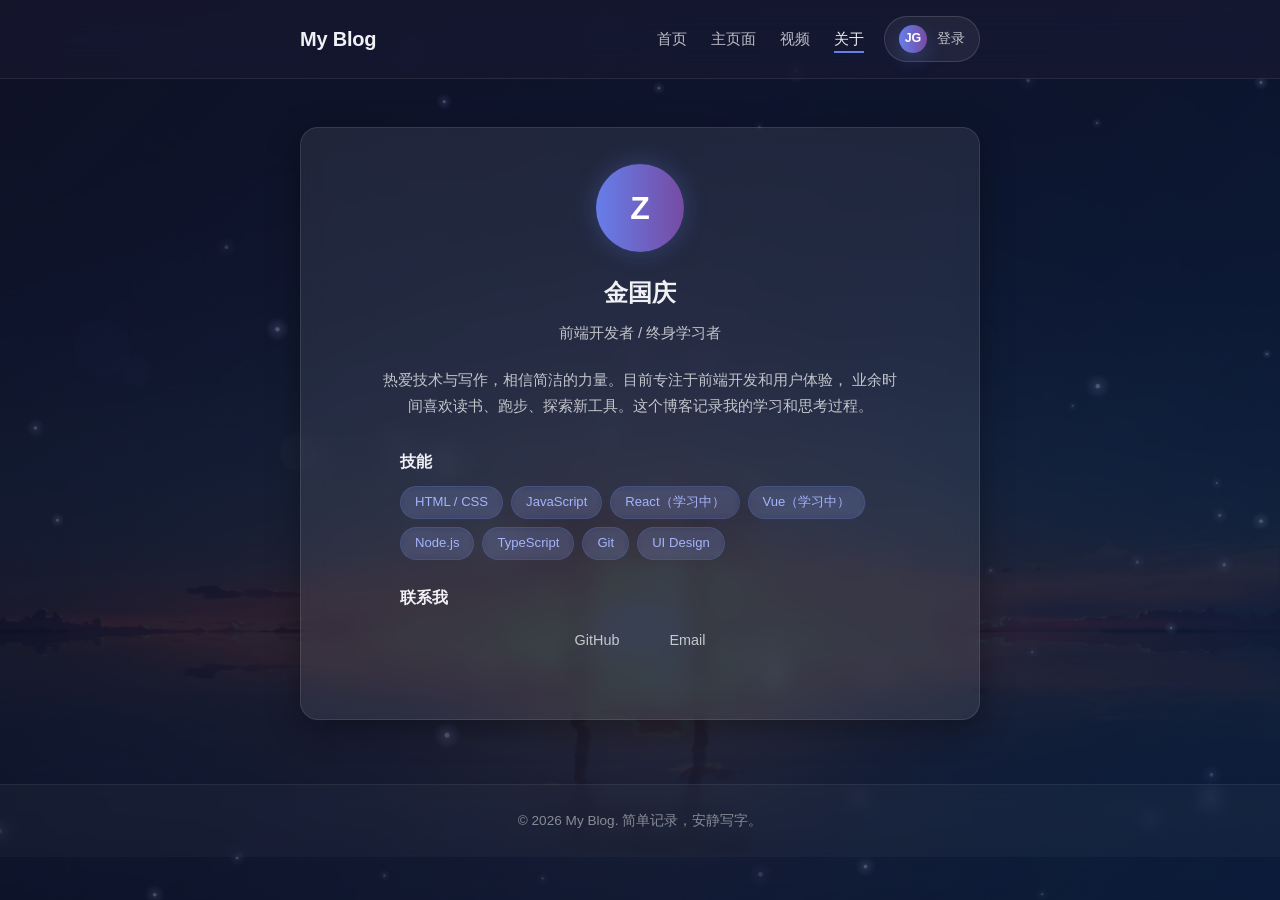
<file: about.html>
<!DOCTYPE html>
<html lang="zh-CN">

<head>
  <meta charset="UTF-8">
  <meta name="viewport" content="width=device-width, initial-scale=1.0">
  <meta name="description" content="关于我和这个博客">
  <title>关于我 - 我的博客</title>
  <link rel="stylesheet" href="css/style.css">
  <link rel="stylesheet" href="css/auth-vars.css">
  <link rel="stylesheet" href="css/auth.css">
</head>

<body>

  <header class="site-header">
    <div class="header-inner">
      <a class="site-brand" href="index.html">My Blog</a>
      <nav class="site-nav-wrap" aria-label="主导航">
        <ul class="site-nav">
          <li><a href="index.html">首页</a></li>
          <li><a href="code.html">主页面</a></li>
          <li><a href="video.html">视频</a></li>
          <li><a href="about.html">关于</a></li>
        </ul>
        <a class="nav-auth" id="navAuthLink" href="javascript:void(0)">
          <span class="nav-login-avatar" id="navLoginAvatar">JG</span>
          <span class="nav-login-text" id="navLoginText">登录</span>
        </a>
      </nav>
    </div>
  </header>

  <main>
    <section class="about-page">
      <div class="container">
        <div class="about-card">
          <div class="about-avatar">Z</div>
          <h1 class="about-name">金国庆</h1>
          <p class="about-role">前端开发者 / 终身学习者</p>
          <p class="about-bio">
            热爱技术与写作，相信简洁的力量。目前专注于前端开发和用户体验，
            业余时间喜欢读书、跑步、探索新工具。这个博客记录我的学习和思考过程。
          </p>

          <div class="about-section">
            <h3>技能</h3>
            <ul class="skill-list">
              <li>HTML / CSS</li>
              <li>JavaScript</li>
              <li>React（学习中）</li>
              <li>Vue（学习中）</li>
              <li>Node.js</li>
              <li>TypeScript</li>
              <li>Git</li>
              <li>UI Design</li>
            </ul>
          </div>

          <div class="about-section">
            <h3>联系我</h3>
            <div class="social-links">
              <a href="https://github.com" target="_blank" rel="noopener">GitHub</a>
              <a href="mailto:hello@example.com">Email</a>
            </div>
          </div>
        </div>
      </div>
    </section>
  </main>

  <footer class="site-footer">
    <p>&copy; 2026 My Blog. 简单记录，安静写字。</p>
  </footer>

  <div class="login-overlay" id="loginOverlay" aria-hidden="true">
    <div class="login-modal" id="loginModal" role="dialog" aria-modal="true" aria-labelledby="loginTitle">
      <div class="login-header" id="loginDragHandle">
        <div class="login-title-wrap">
          <div class="login-logo">✦</div>
          <div class="login-title">
            <h3 id="loginTitle">登录工作台</h3>
            <p>Glass Auth Panel · Ready for backend</p>
          </div>
        </div>
        <div class="login-actions">
          <button class="login-mini" type="button" id="loginMiniBtn" aria-label="最小化">—</button>
          <button class="login-close" type="button" id="loginCloseBtn" aria-label="关闭">✕</button>
        </div>
      </div>
      <div class="login-body">
        <div class="login-tabs" role="tablist" aria-label="登录方式切换">
          <button class="login-tab active" type="button" data-panel="passwordPanel" aria-selected="true">密码登录</button>
          <button class="login-tab" type="button" data-panel="quickPanel" aria-selected="false">快捷登录</button>
        </div>

        <div class="login-panel active" id="passwordPanel">
          <div class="login-field">
            <label for="loginAccount">账号 <small>邮箱 / 用户名</small></label>
            <div class="login-input-wrap">
              <input class="login-input" id="loginAccount" type="text" placeholder="请输入邮箱或用户名">
            </div>
          </div>
          <div class="login-field">
            <label for="loginPassword">密码 <small>后续可接后端鉴权</small></label>
            <div class="login-input-wrap">
              <input class="login-input" id="loginPassword" type="password" placeholder="请输入密码">
              <button class="password-toggle" type="button" id="passwordToggleBtn" aria-label="切换密码可见性">👁</button>
            </div>
          </div>
          <div class="login-meta">
            <label class="login-check"><input type="checkbox" id="rememberMeCheck" checked> 记住我</label>
            <a href="#" class="login-link">忘记密码？</a>
          </div>
          <button class="login-submit" type="button" id="loginSubmitBtn">进入控制台</button>
          <div class="login-hint" style="margin-top:10px;">
            演示账号：<strong>admin</strong> / 演示密码：<strong>123456</strong>
          </div>
        </div>

        <div class="login-panel" id="quickPanel">
          <div class="login-field">
            <label for="loginPhone">手机号 <small>验证码登录</small></label>
            <div class="login-input-wrap">
              <input class="login-input" id="loginPhone" type="tel" placeholder="请输入手机号">
            </div>
          </div>
          <div class="login-field">
            <label for="loginCode">验证码 <small>演示按钮</small></label>
            <div class="login-field-row">
              <input class="login-input" id="loginCode" type="text" placeholder="输入 6 位验证码">
              <button class="verify-btn" type="button" id="verifyBtn">获取验证码</button>
            </div>
          </div>
          <div class="login-meta">
            <span>未接后端，当前为 UI 演示版</span>
            <a href="#" class="login-link">服务条款</a>
          </div>
          <button class="login-submit" type="button" id="quickLoginBtn">快捷进入</button>
        </div>

        <div class="login-footer">
          <span class="social-dot"></span>
          <span>后续可扩展 JWT / Session / OAuth / 第三方登录</span>
        </div>
        <div class="login-hint">
          提示：这个登录窗已经预留了多种扩展入口，后续你接后端时，只需要把按钮事件替换成真正的 API 调用即可。
        </div>
      </div>
      <div class="login-toast" id="loginToast">演示模式：当前仅展示 UI 与交互效果，后续可无缝接入后端登录接口。</div>
    </div>
  </div>

  <div class="profile-overlay" id="profileOverlay" aria-hidden="true">
    <div class="profile-modal" id="profileModal" role="dialog" aria-modal="true" aria-labelledby="profileTitle">
      <div class="profile-theme-flash" id="profileThemeFlash"></div>
      <div class="profile-header" id="profileDragHandle">
        <div class="profile-title-wrap">
          <div class="profile-logo">✦</div>
          <div class="profile-title">
            <h3 id="profileTitle">个人信息中心</h3>
            <p>Profile Studio · Live Preview</p>
          </div>
        </div>
        <div class="profile-actions-top">
          <button class="profile-top-btn" type="button" id="profileResetBtn" aria-label="重置资料">↺</button>
          <button class="profile-top-btn profile-top-btn-close" type="button" id="profileCloseBtn"
            aria-label="关闭">✕</button>
        </div>
      </div>

      <div class="profile-body">
        <aside class="profile-sidebar">
          <div class="profile-hero-card glass" id="profileHeroCard">
            <div class="profile-avatar-stage" id="profileAvatarStage">
              <div class="profile-avatar-ring"></div>
              <div class="profile-avatar-core" id="profileAvatarCore">JG</div>
            </div>
            <strong class="profile-hero-name" id="profileHeroName">未登录</strong>
            <p class="profile-hero-role" id="profileHeroRole">演示身份</p>
            <p class="profile-hero-bio" id="profileHeroBio">登录后可编辑你的昵称、简介、头像风格与个性化主题。</p>
            <div class="profile-hero-tags">
              <span class="profile-chip profile-chip-live" id="profileHeroStatus">在线</span>
              <span class="profile-chip" id="profileHeroAccent">紫色主题</span>
            </div>
          </div>

          <div class="profile-sidebar-note">
            所有修改仅保存在当前浏览器的本地演示登录态中，不会提交到服务器。
          </div>
        </aside>

        <section class="profile-main">
          <div class="profile-tabs" role="tablist" aria-label="个人信息设置">
            <button class="profile-tab active" type="button" data-profile-panel="profileBasicPanel"
              aria-selected="true">基础资料</button>
            <button class="profile-tab" type="button" data-profile-panel="profileAvatarPanel"
              aria-selected="false">头像修改</button>
            <button class="profile-tab" type="button" data-profile-panel="profileThemePanel"
              aria-selected="false">主题外观</button>
            <button class="profile-tab" type="button" data-profile-panel="profileSecurityPanel"
              aria-selected="false">账号安全</button>
          </div>

          <div class="profile-panel active" id="profileBasicPanel">
            <div class="profile-section-grid">
              <div class="profile-field">
                <label for="profileNameInput">昵称 <small>导航栏与预览卡片同步更新</small></label>
                <input class="profile-input" id="profileNameInput" type="text" maxlength="18" placeholder="输入昵称">
              </div>
              <div class="profile-field">
                <label for="profileRoleInput">展示身份 <small>例如：AI 开发者</small></label>
                <input class="profile-input" id="profileRoleInput" type="text" maxlength="28" placeholder="输入展示身份">
              </div>
            </div>
            <div class="profile-field">
              <label for="profileMottoInput">个性签名 <small>显示在悬停卡片里</small></label>
              <input class="profile-input" id="profileMottoInput" type="text" maxlength="36" placeholder="一句简短签名">
            </div>
            <div class="profile-field">
              <label for="profileBioInput">个人简介 <small>显示在资料中心概览区</small></label>
              <textarea class="profile-textarea" id="profileBioInput" rows="4" maxlength="120"
                placeholder="写一点你的介绍"></textarea>
            </div>
            <div class="profile-inline-actions">
              <button class="profile-cta-btn profile-cta-primary" type="button" id="profileSaveBasicBtn">保存基础资料</button>
            </div>
          </div>

          <div class="profile-panel" id="profileAvatarPanel">
            <div class="profile-field">
              <label>头像风格 <small>选择后立即预览，并保存到当前登录态</small></label>
              <div class="avatar-style-grid" id="avatarStyleGrid">
                <button class="avatar-style-card" type="button"
                  data-avatar-mode="gradient"><span>渐变</span><strong>JG</strong></button>
                <button class="avatar-style-card" type="button"
                  data-avatar-mode="soft"><span>柔光</span><strong>JG</strong></button>
                <button class="avatar-style-card" type="button"
                  data-avatar-mode="neon"><span>霓虹</span><strong>JG</strong></button>
                <button class="avatar-style-card" type="button"
                  data-avatar-mode="mono"><span>极简</span><strong>JG</strong></button>
              </div>
            </div>
            <div class="profile-field">
              <label for="profileAvatarUpload">自定义头像图片 <small>仅本地预览，不上传服务器</small></label>
              <label class="profile-upload" for="profileAvatarUpload">
                <span>选择图片文件</span>
                <small>支持常见图片格式</small>
              </label>
              <input id="profileAvatarUpload" type="file" accept="image/*" hidden>
            </div>
            <div class="profile-inline-actions">
              <button class="profile-cta-btn profile-cta-primary" type="button"
                id="profileSaveAvatarBtn">保存头像样式</button>
            </div>
            <div class="profile-upload-note" id="profileUploadNote">上传图片后会先进入裁剪器，再生成头像预览。</div>
          </div>

          <div class="profile-panel" id="profileThemePanel">
            <div class="profile-field">
              <label>主题强调色 <small>只影响个人资料中心与登录状态组件</small></label>
              <div class="theme-swatch-row" id="themeSwatchRow">
                <button class="theme-swatch" type="button"
                  data-theme-accent="purple"><span></span><strong>紫色</strong></button>
                <button class="theme-swatch" type="button"
                  data-theme-accent="coral"><span></span><strong>珊瑚</strong></button>
                <button class="theme-swatch" type="button"
                  data-theme-accent="teal"><span></span><strong>青色</strong></button>
              </div>
            </div>
            <div class="profile-field">
              <label for="profileMotionRange">动效强度 <small>调整 hover / glow 的视觉力度</small></label>
              <input class="profile-range" id="profileMotionRange" type="range" min="0" max="100" step="1">
              <div class="profile-range-meta">
                <span>低</span>
                <strong id="profileMotionValue">70%</strong>
                <span>高</span>
              </div>
            </div>
            <div class="profile-inline-actions">
              <button class="profile-cta-btn profile-cta-primary" type="button" id="profileSaveThemeBtn">保存外观设置</button>
            </div>
          </div>

          <div class="profile-panel" id="profileSecurityPanel">
            <div class="profile-security-card">
              <div>
                <strong>修改密码</strong>
                <p>当前为前端演示版，可展示交互但不接真实后端。</p>
              </div>
              <button class="profile-cta-btn profile-cta-ghost" type="button" id="profilePasswordBtn">修改密码</button>
            </div>
            <div class="profile-security-card">
              <div>
                <strong>记住当前会话</strong>
                <p>继续复用现有"记住我"逻辑，保存本地登录状态。</p>
              </div>
              <button class="profile-cta-btn profile-cta-ghost" type="button" id="profileRememberBtn">查看状态</button>
            </div>
            <div class="profile-security-card danger">
              <div>
                <strong>退出登录</strong>
                <p>清除本地演示登录态，并恢复默认的登录入口。</p>
              </div>
              <button class="profile-cta-btn profile-cta-danger" type="button" id="profileLogoutBtn">退出登录</button>
            </div>
          </div>
        </section>
      </div>

      <div class="profile-toast" id="profileToast">资料已更新。</div>
    </div>
  </div>

  <div class="avatar-cropper-overlay" id="avatarCropperOverlay" aria-hidden="true">
    <div class="avatar-cropper-modal" id="avatarCropperModal" role="dialog" aria-modal="true"
      aria-labelledby="avatarCropperTitle">
      <div class="avatar-cropper-header">
        <div>
          <h3 id="avatarCropperTitle">头像裁剪器</h3>
          <p>拖动图片位置并缩放，生成更合适的圆形头像。</p>
        </div>
        <button class="avatar-cropper-close" type="button" id="avatarCropperCloseBtn" aria-label="关闭裁剪器">✕</button>
      </div>
      <div class="avatar-cropper-body">
        <div class="avatar-cropper-stage" id="avatarCropperStage">
          <canvas class="avatar-cropper-canvas" id="avatarCropperCanvas" width="420" height="420"></canvas>
          <div class="avatar-cropper-mask"></div>
        </div>
        <div class="avatar-cropper-side">
          <div class="avatar-cropper-preview-wrap">
            <span>裁剪预览</span>
            <div class="avatar-cropper-preview" id="avatarCropperPreview"></div>
          </div>
          <div class="avatar-cropper-field">
            <label for="avatarCropperScale">缩放</label>
            <input id="avatarCropperScale" class="avatar-cropper-range" type="range" min="1" max="3" step="0.01"
              value="1.2">
          </div>
          <div class="avatar-cropper-tip">提示：按住画布拖动图片位置，松手后可预览最终头像效果。</div>
        </div>
      </div>
      <div class="avatar-cropper-actions">
        <button class="profile-cta-btn profile-cta-ghost" type="button" id="avatarCropperResetBtn">重置</button>
        <button class="profile-cta-btn profile-cta-ghost" type="button" id="avatarCropperCancelBtn">取消</button>
        <button class="profile-cta-btn profile-cta-primary" type="button" id="avatarCropperApplyBtn">确认裁剪</button>
      </div>
    </div>
  </div>

  <script src="js/background.js"></script>
  <script src="js/data.js"></script>
  <script src="js/main.js"></script>
  <script src="js/auth.js"></script>
</body>

</html>
</file>
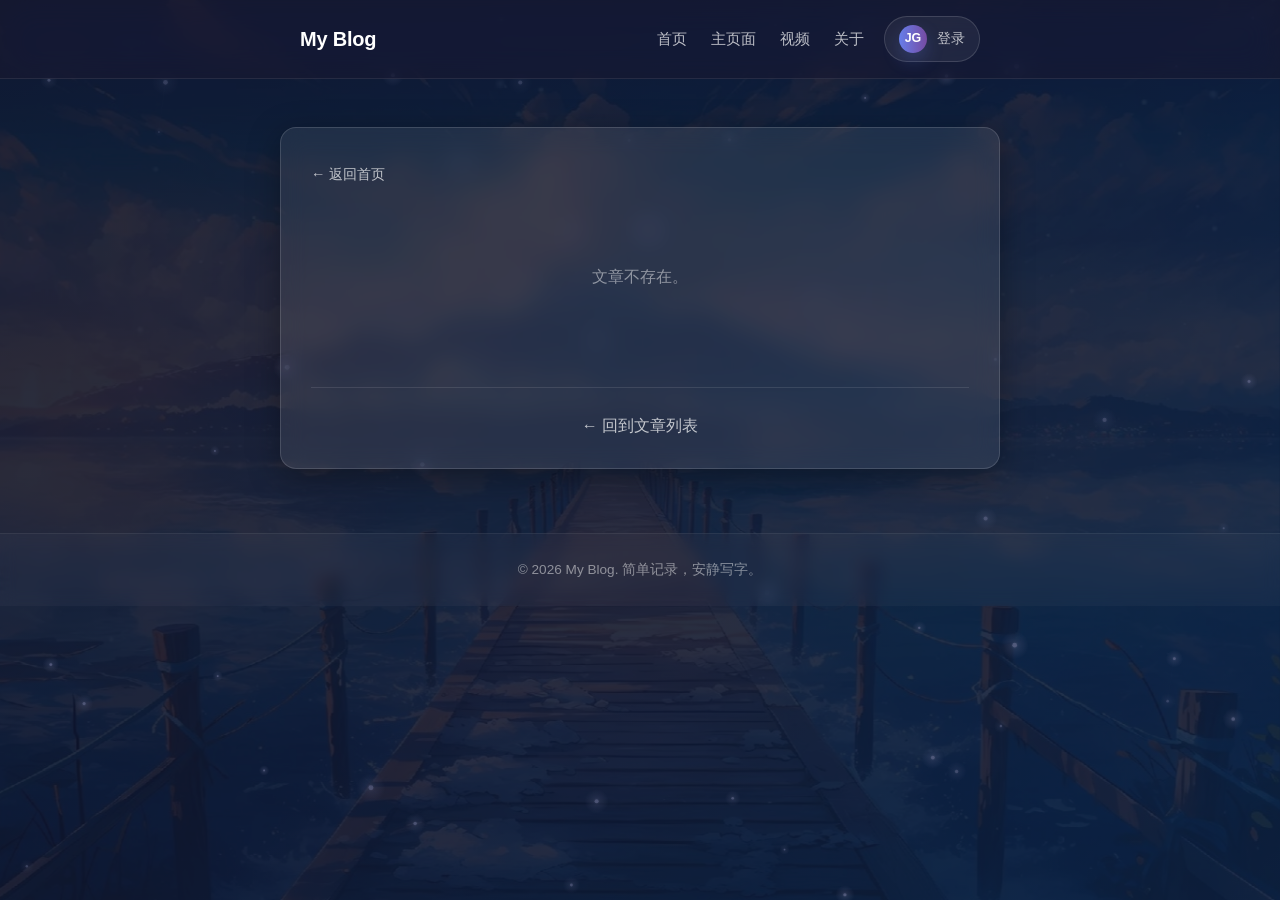
<file: article.html>
<!DOCTYPE html>
<html lang="zh-CN">
<head>
  <meta charset="UTF-8">
  <meta name="viewport" content="width=device-width, initial-scale=1.0">
  <meta name="description" content="文章详情">
  <title>文章 - 我的博客</title>
  <link rel="stylesheet" href="css/style.css">
</head>
<body>

  <header class="site-header">
    <div class="header-inner">
      <a class="site-brand" href="index.html">My Blog</a>
      <nav class="site-nav-wrap" aria-label="主导航">
        <ul class="site-nav">
          <li><a href="index.html">首页</a></li>
          <li><a href="code.html">主页面</a></li>
          <li><a href="video.html">视频</a></li>
          <li><a href="about.html">关于</a></li>
        </ul>
        <a class="nav-auth" id="navAuthLink" href="code.html" title="前往主页面查看登录详情">
          <span class="nav-login-avatar" id="navLoginAvatar">JG</span>
          <span class="nav-login-text" id="navLoginText">登录</span>
        </a>
      </nav>
    </div>
  </header>

  <main>
    <article class="article-detail">
      <div class="container">
        <a class="back-link" href="index.html">&#8592; 返回首页</a>
        <div id="article-content">
          <!-- JS 动态渲染 -->
        </div>
        <div class="article-nav">
          <a href="index.html">&#8592; 回到文章列表</a>
        </div>
      </div>
    </article>
  </main>

  <footer class="site-footer">
    <p>&copy; 2026 My Blog. 简单记录，安静写字。</p>
  </footer>

  <script src="js/background.js"></script>
  <script src="js/data.js"></script>
  <script src="js/main.js"></script>
</body>
</html>
</file>
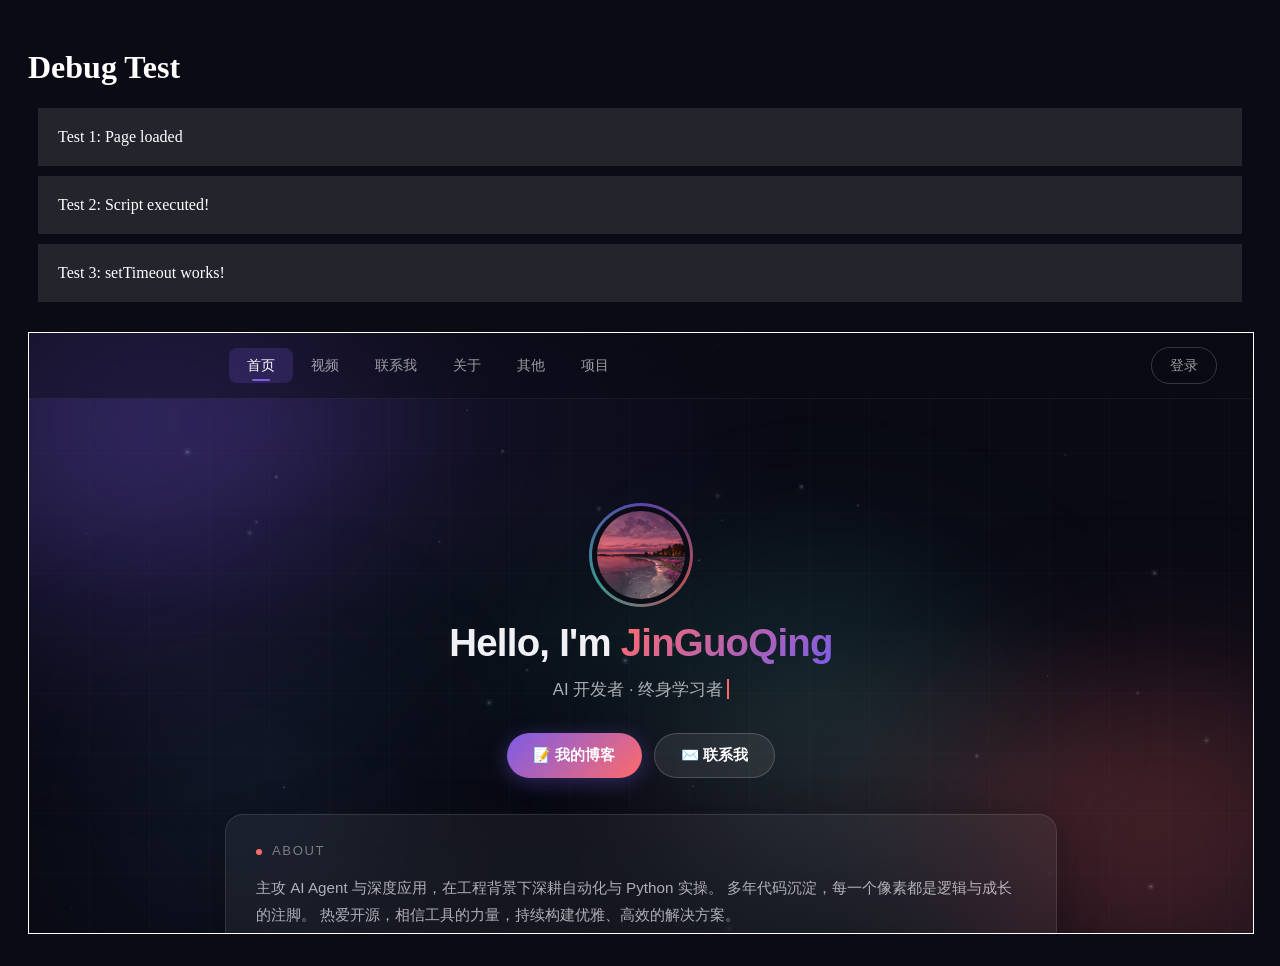
<file: test-debug.html>
<!DOCTYPE html>
<html>
<head>
  <meta charset="UTF-8">
  <title>Debug Test</title>
  <style>
    body { background: #0a0b14; color: white; padding: 20px; }
    .test { padding: 20px; margin: 10px; background: rgba(255,255,255,0.1); }
  </style>
</head>
<body>
  <h1>Debug Test</h1>
  <div class="test" id="test1">Test 1: Page loaded</div>
  <div class="test" id="test2">Test 2: Waiting for script...</div>
  <div class="test" id="test3">Test 3: Waiting for script...</div>

  <script>
    console.log('Script started');
    document.getElementById('test2').textContent = 'Test 2: Script executed!';

    // Test if code.html script works
    var testDiv = document.getElementById('test3');
    setTimeout(function() {
      testDiv.textContent = 'Test 3: setTimeout works!';
      console.log('setTimeout executed');
    }, 100);

    console.log('Script completed');
  </script>

  <iframe src="code.html" style="width:100%; height:600px; border:1px solid white; margin-top:20px;"></iframe>
</body>
</html>
</file>
<file: css/style.css>
/* ===== Reset & Base ===== */
*,
*::before,
*::after {
  box-sizing: border-box;
  margin: 0;
  padding: 0;
}

:root {
  --primary: #667eea;
  --primary-light: rgba(102, 126, 234, 0.2);
  --primary-dark: #764ba2;
  --accent-gradient: linear-gradient(90deg, #667eea 0%, #764ba2 100%);
  --bg-gradient: linear-gradient(135deg, #1a1a2e 0%, #16213e 50%, #0f3460 100%);
  --glass-bg: rgba(255, 255, 255, 0.08);
  --glass-bg-hover: rgba(255, 255, 255, 0.14);
  --glass-border: rgba(255, 255, 255, 0.14);
  --glass-shadow: 0 8px 32px 0 rgba(0, 0, 0, 0.35);
  --glass-shadow-lg: 0 12px 40px 0 rgba(0, 0, 0, 0.45);
  --text: #ffffff;
  --text-secondary: rgba(255, 255, 255, 0.72);
  --text-muted: rgba(255, 255, 255, 0.48);
  --border: rgba(255, 255, 255, 0.10);
  --radius: 16px;
  --radius-sm: 8px;
  --max-width: 720px;
  --transition: 0.3s cubic-bezier(0.4, 0, 0.2, 1);
  --font: "Segoe UI", Tahoma, Geneva, Verdana, -apple-system, BlinkMacSystemFont,
    "PingFang SC", "Microsoft YaHei", sans-serif;
}

html {
  scroll-behavior: smooth;
}

body {
  font-family: var(--font);
  color: var(--text);
  background: var(--bg-gradient);
  background-attachment: fixed;
  line-height: 1.75;
  -webkit-font-smoothing: antialiased;
  -moz-osx-font-smoothing: grayscale;
  min-height: 100vh;
  position: relative;
}

a {
  color: var(--primary);
  text-decoration: none;
  transition: color var(--transition), opacity var(--transition);
}

a:hover {
  opacity: 0.85;
}

img {
  max-width: 100%;
  height: auto;
}

/* ===== Background Layers (JS 注入) ===== */
#bg-image {
  will-change: opacity;
}

#bg-canvas {
  pointer-events: none;
}

/* 确保正文在背景之上 */
.site-header,
main,
.site-footer {
  position: relative;
  z-index: 1;
}

/* ===== Layout ===== */
.container {
  max-width: var(--max-width);
  margin: 0 auto;
  padding: 0 20px;
}

/* ===== Glass Card (通用) ===== */
.glass-panel {
  background: var(--glass-bg);
  backdrop-filter: blur(12px);
  -webkit-backdrop-filter: blur(12px);
  border: 1px solid var(--glass-border);
  border-radius: var(--radius);
  box-shadow: var(--glass-shadow);
}

/* ===== Header ===== */
.site-header {
  position: sticky;
  top: 0;
  z-index: 100;
  background: rgba(26, 26, 46, 0.65);
  backdrop-filter: blur(16px) saturate(140%);
  -webkit-backdrop-filter: blur(16px) saturate(140%);
  border-bottom: 1px solid rgba(255, 255, 255, 0.08);
  transition: background var(--transition), box-shadow var(--transition);
}

.site-header.scrolled {
  background: rgba(26, 26, 46, 0.82);
  box-shadow: 0 4px 24px rgba(0, 0, 0, 0.3);
}

.header-inner {
  display: flex;
  align-items: center;
  justify-content: space-between;
  max-width: var(--max-width);
  margin: 0 auto;
  padding: 16px 20px;
}

.site-brand {
  font-size: 1.25rem;
  font-weight: 700;
  color: var(--text);
  letter-spacing: -0.01em;
  transition: opacity var(--transition);
}

.site-brand:hover {
  opacity: 0.8;
}

.site-nav {
  display: flex;
  gap: 24px;
  list-style: none;
}

.site-nav a {
  font-size: 0.95rem;
  color: var(--text-secondary);
  font-weight: 500;
  padding: 4px 0;
  border-bottom: 2px solid transparent;
  transition: color var(--transition), border-color var(--transition);
}

.site-nav a:hover,
.site-nav a.active {
  color: var(--text);
}

.site-nav a.active {
  border-bottom-color: var(--primary);
}


.site-nav-wrap {
  display: flex;
  align-items: center;
  gap: 20px;
}

.site-nav {
  display: flex;
  align-items: center;
  gap: 24px;
  list-style: none;
}

.nav-auth {
  display: inline-flex;
  align-items: center;
  gap: 10px;
  padding: 8px 14px;
  border: 1px solid rgba(255, 255, 255, 0.14);
  border-radius: 999px;
  background: rgba(255, 255, 255, 0.06);
  color: var(--text-secondary);
  transition: background var(--transition), border-color var(--transition), color var(--transition), transform var(--transition);
}

.nav-auth:hover {
  background: rgba(255, 255, 255, 0.12);
  border-color: rgba(255, 255, 255, 0.22);
  color: var(--text);
  opacity: 1;
  transform: translateY(-1px);
}

.nav-login-avatar {
  width: 28px;
  height: 28px;
  border-radius: 50%;
  display: inline-flex;
  align-items: center;
  justify-content: center;
  background: var(--accent-gradient);
  color: #fff;
  font-size: 0.78rem;
  font-weight: 700;
  box-shadow: 0 8px 18px rgba(102, 126, 234, 0.24);
  flex-shrink: 0;
}

.nav-login-text {
  max-width: 110px;
  overflow: hidden;
  text-overflow: ellipsis;
  white-space: nowrap;
  font-size: 0.9rem;
  font-weight: 500;
}

.hero {
  text-align: center;
  padding: 56px 20px 44px;
}

.hero-title {
  font-size: 2rem;
  font-weight: 700;
  margin-bottom: 10px;
  letter-spacing: -0.02em;
}

.hero-title span {
  background: var(--accent-gradient);
  -webkit-background-clip: text;
  -webkit-text-fill-color: transparent;
  background-clip: text;
}

.hero-subtitle {
  font-size: 1.05rem;
  color: var(--text-secondary);
  font-weight: 400;
  max-width: 480px;
  margin: 0 auto;
}

/* ===== Article List ===== */
.article-list {
  padding: 24px 20px 64px;
}

.article-list .container {
  display: flex;
  flex-direction: column;
  gap: 18px;
}

/* ===== Article Card ===== */
.article-card {
  display: block;
  background: var(--glass-bg);
  backdrop-filter: blur(10px);
  -webkit-backdrop-filter: blur(10px);
  border: 1px solid var(--glass-border);
  border-radius: var(--radius);
  padding: 24px 28px;
  cursor: pointer;
  box-shadow: var(--glass-shadow);
  transition: transform var(--transition), box-shadow var(--transition),
    border-color var(--transition), background var(--transition);
  animation: fadeInUp 0.5s ease both;
}

.article-card:hover {
  transform: translateY(-4px);
  box-shadow: var(--glass-shadow-lg);
  border-color: rgba(102, 126, 234, 0.4);
  background: var(--glass-bg-hover);
}

.article-card:nth-child(1) { animation-delay: 0.05s; }
.article-card:nth-child(2) { animation-delay: 0.10s; }
.article-card:nth-child(3) { animation-delay: 0.15s; }
.article-card:nth-child(4) { animation-delay: 0.20s; }
.article-card:nth-child(5) { animation-delay: 0.25s; }
.article-card:nth-child(6) { animation-delay: 0.30s; }

.card-title {
  font-size: 1.2rem;
  font-weight: 700;
  color: var(--text);
  margin-bottom: 6px;
  line-height: 1.4;
  transition: color var(--transition);
}

.article-card:hover .card-title {
  background: var(--accent-gradient);
  -webkit-background-clip: text;
  -webkit-text-fill-color: transparent;
  background-clip: text;
}

.card-meta {
  font-size: 0.85rem;
  color: var(--text-muted);
  margin-bottom: 10px;
}

.card-summary {
  font-size: 0.95rem;
  color: var(--text-secondary);
  line-height: 1.65;
  margin-bottom: 12px;
}

.card-tags {
  display: flex;
  flex-wrap: wrap;
  gap: 8px;
}

.tag {
  display: inline-block;
  font-size: 0.78rem;
  padding: 3px 12px;
  background: rgba(102, 126, 234, 0.18);
  backdrop-filter: blur(4px);
  -webkit-backdrop-filter: blur(4px);
  color: #a5b4fc;
  border-radius: 20px;
  font-weight: 500;
  border: 1px solid rgba(102, 126, 234, 0.25);
}

.empty-state {
  text-align: center;
  padding: 48px 20px;
  color: var(--text-muted);
  font-size: 1rem;
}

/* ===== Article Detail ===== */
.article-detail {
  padding: 48px 20px 64px;
}

.article-detail > .container {
  background: var(--glass-bg);
  backdrop-filter: blur(12px);
  -webkit-backdrop-filter: blur(12px);
  border: 1px solid var(--glass-border);
  border-radius: var(--radius);
  padding: 32px 30px 28px;
  box-shadow: var(--glass-shadow);
}

.back-link {
  display: inline-flex;
  align-items: center;
  gap: 6px;
  font-size: 0.9rem;
  color: var(--text-secondary);
  margin-bottom: 28px;
  transition: opacity var(--transition);
  font-weight: 500;
}

.back-link:hover {
  opacity: 0.75;
}

.article-header {
  margin-bottom: 32px;
}

.article-title {
  font-size: 1.75rem;
  font-weight: 700;
  color: var(--text);
  margin-bottom: 12px;
  line-height: 1.35;
  letter-spacing: -0.01em;
}

.article-meta {
  font-size: 0.9rem;
  color: var(--text-muted);
  display: flex;
  align-items: center;
  gap: 12px;
  flex-wrap: wrap;
}

.article-meta .tag {
  font-size: 0.75rem;
}

.article-body {
  font-size: 1rem;
  line-height: 1.85;
  color: var(--text-secondary);
  animation: fadeIn 0.5s ease;
}

.article-body h2 {
  font-size: 1.3rem;
  font-weight: 700;
  margin: 36px 0 14px;
  color: var(--text);
}

.article-body h3 {
  font-size: 1.1rem;
  font-weight: 600;
  margin: 28px 0 10px;
  color: var(--text);
}

.article-body p {
  margin-bottom: 18px;
}

.article-body strong {
  color: var(--text);
}

.article-body ul,
.article-body ol {
  margin: 0 0 18px 24px;
}

.article-body li {
  margin-bottom: 6px;
}

.article-body blockquote {
  border-left: 3px solid var(--primary);
  padding: 12px 18px;
  margin: 22px 0;
  background: rgba(102, 126, 234, 0.1);
  backdrop-filter: blur(4px);
  -webkit-backdrop-filter: blur(4px);
  border-radius: 0 var(--radius-sm) var(--radius-sm) 0;
  color: var(--text-secondary);
  font-style: italic;
}

.article-body code {
  background: rgba(255, 255, 255, 0.08);
  padding: 2px 7px;
  border-radius: 4px;
  font-size: 0.9em;
  color: #f0a0b0;
  border: 1px solid rgba(255, 255, 255, 0.1);
}

.article-body pre {
  background: rgba(0, 0, 0, 0.35);
  color: #e2e8f0;
  padding: 18px 22px;
  border-radius: var(--radius);
  overflow-x: auto;
  margin: 20px 0;
  font-size: 0.88rem;
  line-height: 1.6;
  border: 1px solid rgba(255, 255, 255, 0.08);
}

.article-body pre code {
  background: none;
  border: none;
  color: inherit;
  padding: 0;
  font-size: inherit;
}

.article-nav {
  margin-top: 48px;
  padding-top: 24px;
  border-top: 1px solid var(--border);
  text-align: center;
}

.article-nav a {
  color: var(--text-secondary);
}

.article-nav a:hover {
  color: var(--text);
  opacity: 1;
}

/* ===== About Page ===== */
.about-page {
  padding: 48px 20px 64px;
}

.about-card {
  background: var(--glass-bg);
  backdrop-filter: blur(12px);
  -webkit-backdrop-filter: blur(12px);
  border: 1px solid var(--glass-border);
  border-radius: var(--radius);
  padding: 36px 32px;
  text-align: center;
  box-shadow: var(--glass-shadow);
  animation: fadeInUp 0.5s ease;
}

.about-avatar {
  width: 88px;
  height: 88px;
  border-radius: 50%;
  background: var(--accent-gradient);
  display: flex;
  align-items: center;
  justify-content: center;
  margin: 0 auto 20px;
  font-size: 2rem;
  color: #fff;
  font-weight: 700;
  box-shadow: 0 0 24px rgba(102, 126, 234, 0.3);
}

.about-name {
  font-size: 1.5rem;
  font-weight: 700;
  margin-bottom: 6px;
}

.about-role {
  font-size: 0.95rem;
  color: var(--text-secondary);
  margin-bottom: 20px;
}

.about-bio {
  font-size: 0.95rem;
  color: var(--text-secondary);
  line-height: 1.75;
  max-width: 520px;
  margin: 0 auto 28px;
}

.about-section {
  text-align: left;
  max-width: 480px;
  margin: 0 auto 24px;
}

.about-section h3 {
  font-size: 1rem;
  font-weight: 700;
  margin-bottom: 10px;
  color: var(--text);
}

.skill-list {
  display: flex;
  flex-wrap: wrap;
  gap: 8px;
  list-style: none;
}

.skill-list li {
  font-size: 0.82rem;
  padding: 4px 14px;
  background: rgba(102, 126, 234, 0.15);
  backdrop-filter: blur(3px);
  -webkit-backdrop-filter: blur(3px);
  color: #a5b4fc;
  border-radius: 20px;
  font-weight: 500;
  border: 1px solid rgba(102, 126, 234, 0.22);
}

.social-links {
  display: flex;
  justify-content: center;
  gap: 18px;
  margin-top: 8px;
}

.social-links a {
  font-size: 0.9rem;
  color: var(--text-secondary);
  padding: 6px 16px;
  border-radius: 20px;
  transition: background var(--transition), color var(--transition);
}

.social-links a:hover {
  background: rgba(102, 126, 234, 0.15);
  color: var(--text);
  opacity: 1;
}

/* ===== Footer ===== */
.site-footer {
  text-align: center;
  padding: 24px 20px;
  background: rgba(255, 255, 255, 0.03);
  backdrop-filter: blur(8px);
  -webkit-backdrop-filter: blur(8px);
  border-top: 1px solid rgba(255, 255, 255, 0.06);
  color: var(--text-muted);
  font-size: 0.85rem;
}

/* ===== Code.html 按钮样式 ===== */
.btn {
  display: inline-block;
  background: rgba(255, 255, 255, 0.12);
  border: 1px solid rgba(255, 255, 255, 0.15);
  color: #fff;
  padding: 10px 24px;
  border-radius: 20px;
  cursor: pointer;
  transition: background 0.3s, transform 0.3s;
  font-size: 14px;
  text-decoration: none;
}

.btn:hover {
  background: rgba(255, 255, 255, 0.22);
  opacity: 1;
}

.btn-primary {
  background: var(--accent-gradient);
  border: none;
}

.btn-primary:hover {
  background: var(--accent-gradient);
  opacity: 0.9;
}

/* ===== Animations ===== */
@keyframes fadeInUp {
  from {
    opacity: 0;
    transform: translateY(16px);
  }
  to {
    opacity: 1;
    transform: translateY(0);
  }
}

@keyframes fadeIn {
  from { opacity: 0; }
  to { opacity: 1; }
}

/* ===== Responsive ===== */
@media (max-width: 640px) {
  .header-inner {
    padding: 12px 16px;
    flex-direction: column;
    align-items: flex-start;
    gap: 14px;
  }

  .site-nav-wrap {
    width: 100%;
    justify-content: space-between;
    gap: 12px;
    flex-wrap: wrap;
  }

  .site-nav {
    gap: 16px;
    flex-wrap: wrap;
  }

  .nav-auth {
    padding: 7px 12px;
  }

  .hero {
    padding: 40px 16px 32px;
  }

  .hero-title {
    font-size: 1.55rem;
  }

  .hero-subtitle {
    font-size: 0.95rem;
  }

  .article-card {
    padding: 20px;
  }

  .card-title {
    font-size: 1.08rem;
  }

  .article-list {
    padding: 16px 16px 48px;
  }

  .article-list .container {
    gap: 14px;
  }

  .article-detail {
    padding: 32px 16px 48px;
  }

  .article-detail > .container {
    padding: 24px 20px 22px;
  }

  .article-title {
    font-size: 1.4rem;
  }

  .about-page {
    padding: 32px 16px 48px;
  }

  .about-card {
    padding: 28px 20px;
  }
}

@media (min-width: 768px) {
  .hero-title {
    font-size: 2.25rem;
  }

  .article-title {
    font-size: 2rem;
  }
}
</file>
<file: css/auth-vars.css>
/* CSS Variables for Auth System */
:root {
  --coral: #ff6b6b;
  --coral-glow: rgba(255, 107, 107, .35);
  --purple: #7c5ce7;
  --purple-glow: rgba(124, 92, 231, .35);
  --teal: #4ecdc4;
  --teal-glow: rgba(78, 205, 196, .25);
  --blue: #5b9bd5;
  --text: #f0f0f5;
  --text2: rgba(240, 240, 245, .7);
  --text3: rgba(240, 240, 245, .45);
  --glass: rgba(255, 255, 255, .055);
  --glass-hover: rgba(255, 255, 255, .09);
  --glass-border: rgba(255, 255, 255, .1);
  --radius: 18px;
  --radius-sm: 10px;
  --font: "Segoe UI", -apple-system, BlinkMacSystemFont, "PingFang SC", "Microsoft YaHei", sans-serif;
  --ease: cubic-bezier(.4, 0, .2, 1);
}

.glass {
  background: var(--glass);
  border: 1px solid var(--glass-border);
  backdrop-filter: blur(12px);
  -webkit-backdrop-filter: blur(12px);
}

@keyframes ringSpin {
  from { transform: rotate(0deg); }
  to { transform: rotate(360deg); }
}
</file>
<file: css/auth.css>
.login-overlay {
      position: fixed;
      inset: 0;
      z-index: 220;
      display: flex;
      align-items: center;
      justify-content: center;
      padding: 24px;
      background: rgba(5, 7, 18, .42);
      backdrop-filter: blur(8px);
      -webkit-backdrop-filter: blur(8px);
      opacity: 0;
      visibility: hidden;
      transition: opacity .35s var(--ease), visibility .35s var(--ease);
    }

    .login-overlay.show {
      opacity: 1;
      visibility: visible;
    }

    .login-modal {
      position: absolute;
      top: 110px;
      left: 50%;
      width: min(460px, calc(100vw - 32px));
      background:
        linear-gradient(135deg, rgba(255,255,255,.10), rgba(255,255,255,.04)),
        rgba(10, 11, 20, .72);
      backdrop-filter: blur(24px) saturate(140%);
      -webkit-backdrop-filter: blur(24px) saturate(140%);
      border: 1px solid rgba(255,255,255,.12);
      border-radius: 24px;
      box-shadow:
        0 28px 80px rgba(0,0,0,.46),
        0 0 0 1px rgba(124,92,231,.10),
        inset 0 1px 0 rgba(255,255,255,.10);
      overflow: hidden;
      transform: translate(-50%, -10px) scale(.94);
      opacity: 0;
      transition: transform .42s var(--ease), opacity .42s var(--ease), box-shadow .35s var(--ease);
      will-change: transform, left, top;
      user-select: none;
    }

    .login-overlay.show .login-modal {
      transform: translate(-50%, 0) scale(1);
      opacity: 1;
    }

    .login-modal::before,
    .login-modal::after {
      content: '';
      position: absolute;
      border-radius: 50%;
      filter: blur(34px);
      pointer-events: none;
      opacity: .75;
    }

    .login-modal::before {
      width: 150px;
      height: 150px;
      top: -50px;
      right: -30px;
      background: rgba(124,92,231,.20);
    }

    .login-modal::after {
      width: 120px;
      height: 120px;
      bottom: -40px;
      left: -20px;
      background: rgba(255,107,107,.16);
    }

    .login-modal.dragging {
      transition: none;
      box-shadow:
        0 34px 90px rgba(0,0,0,.56),
        0 0 0 1px rgba(124,92,231,.18),
        inset 0 1px 0 rgba(255,255,255,.12);
    }

    .login-header {
      position: relative;
      z-index: 1;
      display: flex;
      align-items: center;
      justify-content: space-between;
      gap: 14px;
      padding: 18px 20px 14px;
      cursor: move;
      border-bottom: 1px solid rgba(255,255,255,.07);
      background: linear-gradient(180deg, rgba(255,255,255,.04), rgba(255,255,255,0));
    }

    .login-title-wrap {
      display: flex;
      align-items: center;
      gap: 12px;
      min-width: 0;
    }

    .login-logo {
      width: 42px;
      height: 42px;
      border-radius: 14px;
      display: grid;
      place-items: center;
      font-size: 1.1rem;
      background: linear-gradient(135deg, rgba(124,92,231,.95), rgba(255,107,107,.95));
      box-shadow: 0 8px 22px rgba(124,92,231,.28);
      flex-shrink: 0;
    }

    .login-title h3 {
      font-size: 1.05rem;
      font-weight: 700;
      color: var(--text);
      margin-bottom: 2px;
    }

    .login-title p {
      font-size: .78rem;
      color: var(--text3);
      letter-spacing: .02em;
    }

    .login-actions {
      display: flex;
      align-items: center;
      gap: 8px;
      flex-shrink: 0;
    }

    .login-mini,
    .login-close {
      width: 34px;
      height: 34px;
      border-radius: 12px;
      border: 1px solid rgba(255,255,255,.08);
      background: rgba(255,255,255,.05);
      color: var(--text2);
      display: grid;
      place-items: center;
      cursor: pointer;
      transition: all .28s var(--ease);
      font-size: 1rem;
    }

    .login-mini:hover,
    .login-close:hover {
      background: rgba(255,255,255,.10);
      color: #fff;
      transform: translateY(-1px);
    }

    .login-close:hover {
      border-color: rgba(255,107,107,.35);
      box-shadow: 0 0 0 4px rgba(255,107,107,.08);
    }

    .login-body {
      position: relative;
      z-index: 1;
      padding: 20px;
      user-select: text;
    }

    .login-tabs {
      display: grid;
      grid-template-columns: 1fr 1fr;
      gap: 8px;
      background: rgba(255,255,255,.04);
      padding: 6px;
      border: 1px solid rgba(255,255,255,.06);
      border-radius: 16px;
      margin-bottom: 18px;
    }

    .login-tab {
      border: none;
      background: transparent;
      color: var(--text3);
      padding: 11px 12px;
      border-radius: 12px;
      font-size: .9rem;
      font-weight: 600;
      cursor: pointer;
      transition: all .28s var(--ease);
      font-family: var(--font);
    }

    .login-tab:hover {
      color: var(--text);
      background: rgba(255,255,255,.04);
    }

    .login-tab.active {
      color: #fff;
      background: linear-gradient(135deg, rgba(124,92,231,.55), rgba(255,107,107,.42));
      box-shadow: 0 8px 18px rgba(124,92,231,.18);
    }

    .login-panel {
      display: none;
      animation: loginPanelIn .28s var(--ease);
    }

    .login-panel.active {
      display: block;
    }

    @keyframes loginPanelIn {
      from { opacity: 0; transform: translateY(8px); }
      to { opacity: 1; transform: translateY(0); }
    }

    .login-field {
      margin-bottom: 14px;
    }

    .login-field label {
      display: flex;
      align-items: center;
      justify-content: space-between;
      margin-bottom: 8px;
      font-size: .82rem;
      color: var(--text2);
    }

    .login-field small {
      color: var(--text3);
      font-size: .74rem;
    }

    .login-input-wrap {
      position: relative;
    }

    .login-input {
      width: 100%;
      height: 48px;
      border-radius: 14px;
      border: 1px solid rgba(255,255,255,.08);
      background: rgba(255,255,255,.05);
      color: #fff;
      padding: 0 16px;
      outline: none;
      transition: border-color .28s var(--ease), box-shadow .28s var(--ease), background .28s var(--ease), transform .28s var(--ease);
      font-size: .95rem;
    }

    .password-toggle {
      position: absolute;
      top: 50%;
      right: 10px;
      transform: translateY(-50%);
      width: 34px;
      height: 34px;
      border: 1px solid rgba(255,255,255,.06);
      border-radius: 10px;
      background: rgba(255,255,255,.04);
      color: var(--text2);
      cursor: pointer;
      transition: all .24s var(--ease);
      font-size: .92rem;
    }

    .password-toggle:hover {
      color: #fff;
      background: rgba(255,255,255,.08);
    }

    .password-toggle.active {
      border-color: rgba(124,92,231,.35);
      color: #fff;
      box-shadow: 0 0 0 4px rgba(124,92,231,.08);
    }

    .login-submit.is-loading,
    .verify-btn.is-loading {
      opacity: .78;
      cursor: wait;
      pointer-events: none;
    }


    .login-input:focus {
      border-color: rgba(124,92,231,.45);
      background: rgba(255,255,255,.08);
      box-shadow: 0 0 0 4px rgba(124,92,231,.10), 0 12px 30px rgba(124,92,231,.10);
      transform: translateY(-1px);
    }

    .login-field-row {
      display: grid;
      grid-template-columns: 1fr 118px;
      gap: 10px;
    }

    .verify-btn {
      height: 48px;
      border-radius: 14px;
      border: 1px solid rgba(78,205,196,.20);
      background: linear-gradient(135deg, rgba(78,205,196,.18), rgba(91,155,213,.12));
      color: #d9fffb;
      font-weight: 600;
      cursor: pointer;
      transition: all .28s var(--ease);
      font-family: var(--font);
    }

    .verify-btn:hover {
      transform: translateY(-1px);
      box-shadow: 0 10px 24px rgba(78,205,196,.14);
      border-color: rgba(78,205,196,.34);
    }

    .login-meta {
      display: flex;
      align-items: center;
      justify-content: space-between;
      gap: 12px;
      margin: 14px 0 18px;
      font-size: .82rem;
      color: var(--text3);
    }

    .login-check {
      display: inline-flex;
      align-items: center;
      gap: 8px;
      cursor: pointer;
      user-select: none;
    }

    .login-check input {
      accent-color: var(--purple);
    }

    .login-link {
      color: #c9c1ff;
      text-decoration: none;
      transition: color .28s var(--ease), opacity .28s var(--ease);
    }

    .login-link:hover {
      color: #fff;
      opacity: 1;
    }

    .login-submit {
      width: 100%;
      height: 50px;
      border: none;
      border-radius: 16px;
      color: #fff;
      font-size: .96rem;
      font-weight: 700;
      cursor: pointer;
      background: linear-gradient(135deg, var(--purple), var(--coral));
      box-shadow: 0 14px 34px rgba(124,92,231,.24);
      transition: transform .28s var(--ease), box-shadow .28s var(--ease), opacity .28s var(--ease);
      font-family: var(--font);
    }

    .login-submit:hover {
      transform: translateY(-2px);
      box-shadow: 0 20px 42px rgba(124,92,231,.34);
    }

    .login-submit:active {
      transform: translateY(0);
    }

    .login-footer {
      margin-top: 16px;
      display: flex;
      align-items: center;
      justify-content: center;
      gap: 8px;
      color: var(--text3);
      font-size: .78rem;
    }

    .social-dot {
      width: 8px;
      height: 8px;
      border-radius: 50%;
      background: linear-gradient(135deg, var(--teal), var(--purple));
      box-shadow: 0 0 10px rgba(124,92,231,.32);
    }

    .login-hint {
      margin-top: 14px;
      padding: 10px 12px;
      border-radius: 12px;
      background: rgba(255,255,255,.04);
      border: 1px solid rgba(255,255,255,.06);
      color: var(--text3);
      font-size: .76rem;
      line-height: 1.55;
    }

    .login-toast {
      position: absolute;
      left: 20px;
      right: 20px;
      bottom: 20px;
      padding: 12px 14px;
      border-radius: 14px;
      background: rgba(78,205,196,.14);
      border: 1px solid rgba(78,205,196,.20);
      color: #ddfffb;
      font-size: .82rem;
      opacity: 0;
      transform: translateY(10px);
      pointer-events: none;
      transition: opacity .28s var(--ease), transform .28s var(--ease);
    }

    .login-toast.show {
      opacity: 1;
      transform: translateY(0);
    }

    @media (max-width: 700px) {
      .login-overlay {
        padding: 16px;
      }

      .login-modal {
        width: min(430px, calc(100vw - 20px));
        top: 90px;
      }

      .login-header,
      .login-body {
        padding-left: 16px;
        padding-right: 16px;
      }

      .login-field-row {
        grid-template-columns: 1fr;
      }

      .password-toggle {
        right: 8px;
      }
    }

    .nav-auth[data-accent='coral'] .nav-login-avatar,
    .nav-auth[data-accent='coral'] .nav-user-card-avatar {
      background: linear-gradient(135deg, var(--coral), #ff9f6b);
      box-shadow: 0 6px 18px var(--coral-glow);
    }

    .nav-auth[data-accent='teal'] .nav-login-avatar,
    .nav-auth[data-accent='teal'] .nav-user-card-avatar {
      background: linear-gradient(135deg, var(--teal), var(--blue));
      box-shadow: 0 6px 18px var(--teal-glow);
    }

    .nav-login-avatar img,
    .nav-user-card-avatar img {
      width: 100%;
      height: 100%;
      object-fit: cover;
      border-radius: inherit;
      display: block;
    }

    .nav-auth.logged-in:hover .nav-login {
      transform: translateY(calc(-1px - 2px * var(--nav-motion-scale, .70)));
      box-shadow: 0 10px 24px rgba(124, 92, 231, .14);
    }

    .nav-auth.menu-open .nav-login {
      border-color: rgba(124, 92, 231, .4);
      background: rgba(124, 92, 231, .16);
    }

    .nav-user-motto {
      margin: 0 0 12px;
      padding: 10px 12px;
      border-radius: 14px;
      background: rgba(255,255,255,.04);
      border: 1px solid rgba(255,255,255,.05);
      color: var(--text2);
      font-size: .78rem;
      line-height: 1.6;
    }

    .nav-user-tags {
      display: flex;
      flex-wrap: wrap;
      gap: 8px;
      margin-bottom: 12px;
    }

    .nav-user-tag {
      display: inline-flex;
      align-items: center;
      gap: 6px;
      padding: 6px 10px;
      border-radius: 999px;
      border: 1px solid rgba(255,255,255,.08);
      background: rgba(255,255,255,.04);
      color: var(--text2);
      font-size: .74rem;
    }

    .nav-user-tag-live::before {
      content: '';
      width: 7px;
      height: 7px;
      border-radius: 50%;
      background: var(--teal);
      box-shadow: 0 0 0 4px rgba(78,205,196,.10);
    }

    .nav-user-actions {
      display: flex;
      flex-direction: column;
      gap: 8px;
    }

    .nav-user-action {
      margin-top: 0;
    }

    .nav-user-action-primary {
      background: linear-gradient(135deg, rgba(124,92,231,.26), rgba(255,107,107,.18));
      border-color: rgba(124,92,231,.24);
      color: #fff;
      box-shadow: 0 12px 28px rgba(124,92,231,.12);
    }

    .nav-user-action-primary:hover {
      box-shadow: 0 18px 34px rgba(124,92,231,.20);
    }

    .profile-overlay {
      position: fixed;
      inset: 0;
      z-index: 260;
      display: flex;
      align-items: center;
      justify-content: center;
      padding: 24px;
      background: rgba(5, 7, 18, .5);
      backdrop-filter: blur(10px);
      -webkit-backdrop-filter: blur(10px);
      opacity: 0;
      visibility: hidden;
      transition: opacity .35s var(--ease), visibility .35s var(--ease);
    }

    .profile-overlay.show {
      opacity: 1;
      visibility: visible;
    }

    .profile-modal {
      --accent-main: var(--purple);
      --accent-glow: rgba(124,92,231,.24);
      --motion-scale: .70;
      position: absolute;
      top: 96px;
      left: 50%;
      width: min(980px, calc(100vw - 32px));
      max-height: calc(100vh - 120px);
      overflow: hidden;
      background:
        linear-gradient(135deg, rgba(255,255,255,.10), rgba(255,255,255,.04)),
        rgba(10, 11, 20, .76);
      backdrop-filter: blur(26px) saturate(140%);
      -webkit-backdrop-filter: blur(26px) saturate(140%);
      border: 1px solid rgba(255,255,255,.12);
      border-radius: 28px;
      box-shadow:
        0 30px 90px rgba(0,0,0,.48),
        0 0 0 1px rgba(124,92,231,.10),
        inset 0 1px 0 rgba(255,255,255,.10);
      transform: translate(-50%, -10px) scale(.95);
      opacity: 0;
      transition: transform .42s var(--ease), opacity .42s var(--ease), box-shadow .35s var(--ease);
      will-change: transform, left, top;
      user-select: none;
    }

    .profile-modal::before,
    .profile-modal::after {
      content: '';
      position: absolute;
      border-radius: 50%;
      filter: blur(40px);
      opacity: .7;
      pointer-events: none;
    }

    .profile-modal::before {
      width: 180px;
      height: 180px;
      top: -60px;
      right: -30px;
      background: rgba(124,92,231,.20);
    }

    .profile-modal::after {
      width: 140px;
      height: 140px;
      bottom: -40px;
      left: -20px;
      background: rgba(255,107,107,.16);
    }

    .profile-overlay.show .profile-modal {
      transform: translate(-50%, 0) scale(1);
      opacity: 1;
    }

    .profile-modal.dragging {
      transition: none;
      box-shadow:
        0 38px 96px rgba(0,0,0,.56),
        0 0 0 1px rgba(124,92,231,.18),
        inset 0 1px 0 rgba(255,255,255,.12);
    }

    .profile-modal[data-accent='coral'] {
      --accent-main: var(--coral);
      --accent-glow: rgba(255,107,107,.26);
    }

    .profile-modal[data-accent='coral']::before {
      background: rgba(255,107,107,.24);
    }

    .profile-modal[data-accent='teal'] {
      --accent-main: var(--teal);
      --accent-glow: rgba(78,205,196,.26);
    }

    .profile-modal[data-accent='teal']::before {
      background: rgba(78,205,196,.24);
    }

    .profile-header {
      position: relative;
      z-index: 1;
      display: flex;
      align-items: center;
      justify-content: space-between;
      gap: 14px;
      padding: 20px 22px 16px;
      cursor: move;
      border-bottom: 1px solid rgba(255,255,255,.07);
      background: linear-gradient(180deg, rgba(255,255,255,.04), rgba(255,255,255,0));
    }

    .profile-title-wrap {
      display: flex;
      align-items: center;
      gap: 12px;
      min-width: 0;
    }

    .profile-logo {
      width: 44px;
      height: 44px;
      border-radius: 16px;
      display: grid;
      place-items: center;
      font-size: 1.12rem;
      background: linear-gradient(135deg, var(--accent-main), var(--coral));
      box-shadow: 0 10px 26px var(--accent-glow);
      flex-shrink: 0;
    }

    .profile-title h3 {
      font-size: 1.08rem;
      font-weight: 700;
      color: #fff;
      margin-bottom: 2px;
    }

    .profile-title p {
      font-size: .78rem;
      color: var(--text3);
      letter-spacing: .02em;
    }

    .profile-actions-top {
      display: flex;
      align-items: center;
      gap: 8px;
    }

    .profile-top-btn {
      width: 36px;
      height: 36px;
      border-radius: 12px;
      border: 1px solid rgba(255,255,255,.08);
      background: rgba(255,255,255,.05);
      color: var(--text2);
      display: grid;
      place-items: center;
      cursor: pointer;
      transition: all .28s var(--ease);
      font-size: 1rem;
    }

    .profile-top-btn:hover {
      background: rgba(255,255,255,.10);
      color: #fff;
      transform: translateY(-1px);
    }

    .profile-top-btn-close:hover {
      border-color: rgba(255,107,107,.35);
      box-shadow: 0 0 0 4px rgba(255,107,107,.08);
    }

    .profile-body {
      position: relative;
      z-index: 1;
      display: grid;
      grid-template-columns: 290px minmax(0, 1fr);
      gap: 18px;
      padding: 22px;
      max-height: calc(100vh - 220px);
      overflow: auto;
    }

    .profile-sidebar {
      display: flex;
      flex-direction: column;
      gap: 14px;
    }

    .profile-hero-card {
      padding: 22px 20px;
      transition: transform .35s var(--ease), box-shadow .35s var(--ease), border-color .35s var(--ease);
    }

    .profile-hero-card:hover {
      transform: translateY(calc(-2px - 3px * var(--motion-scale, .70)));
      box-shadow: 0 16px 44px rgba(0,0,0,.34);
      border-color: rgba(255,255,255,.14);
    }

    .profile-avatar-stage {
      position: relative;
      width: 110px;
      height: 110px;
      margin: 0 auto 16px;
    }

    .profile-avatar-ring {
      position: absolute;
      inset: -8px;
      border-radius: 50%;
      background: conic-gradient(from 0deg, var(--accent-main), var(--coral), var(--teal), var(--accent-main));
      animation: ringSpin 8s linear infinite;
      opacity: .78;
    }

    .profile-avatar-ring::after {
      content: '';
      position: absolute;
      inset: 4px;
      border-radius: 50%;
      background: rgba(10, 11, 20, .82);
    }

    .profile-avatar-core {
      position: absolute;
      inset: 0;
      border-radius: 50%;
      display: grid;
      place-items: center;
      overflow: hidden;
      font-size: 1.8rem;
      font-weight: 800;
      color: #fff;
      background: linear-gradient(135deg, var(--accent-main), var(--coral));
      box-shadow: 0 18px 36px var(--accent-glow);
    }

    .profile-avatar-core.avatar-soft {
      background: radial-gradient(circle at 30% 30%, #fff, rgba(255,255,255,.4) 16%, var(--accent-main) 18%, rgba(91,155,213,.85) 100%);
      color: rgba(10,11,20,.84);
    }

    .profile-avatar-core.avatar-neon {
      background: linear-gradient(135deg, rgba(10,11,20,.8), rgba(36,18,72,.96));
      border: 1px solid rgba(255,255,255,.14);
      box-shadow: 0 0 0 2px rgba(124,92,231,.10), 0 0 28px var(--accent-glow), inset 0 0 20px rgba(255,255,255,.08);
      text-shadow: 0 0 18px rgba(255,255,255,.45);
    }

    .profile-avatar-core.avatar-mono {
      background: linear-gradient(135deg, rgba(255,255,255,.18), rgba(255,255,255,.04));
      border: 1px solid rgba(255,255,255,.16);
      color: #fff;
      box-shadow: 0 16px 30px rgba(255,255,255,.08);
    }

    .profile-avatar-core img {
      width: 100%;
      height: 100%;
      object-fit: cover;
      display: block;
    }

    .profile-hero-name {
      display: block;
      text-align: center;
      font-size: 1.12rem;
      color: #fff;
      margin-bottom: 6px;
    }

    .profile-hero-role {
      text-align: center;
      font-size: .88rem;
      color: var(--text2);
      margin-bottom: 10px;
    }

    .profile-hero-bio {
      color: var(--text2);
      font-size: .82rem;
      line-height: 1.65;
      text-align: center;
      margin-bottom: 14px;
      min-height: 54px;
    }

    .profile-hero-tags {
      display: flex;
      justify-content: center;
      flex-wrap: wrap;
      gap: 8px;
    }

    .profile-chip {
      display: inline-flex;
      align-items: center;
      gap: 6px;
      padding: 6px 12px;
      border-radius: 999px;
      border: 1px solid rgba(255,255,255,.08);
      background: rgba(255,255,255,.05);
      color: var(--text2);
      font-size: .76rem;
    }

    .profile-chip-live::before {
      content: '';
      width: 7px;
      height: 7px;
      border-radius: 50%;
      background: var(--teal);
      box-shadow: 0 0 0 4px rgba(78,205,196,.10);
    }

    .profile-sidebar-note {
      padding: 14px 16px;
      border-radius: 16px;
      border: 1px solid rgba(255,255,255,.06);
      background: rgba(255,255,255,.04);
      color: var(--text3);
      font-size: .76rem;
      line-height: 1.65;
    }

    .profile-main {
      min-width: 0;
    }

    .profile-tabs {
      display: grid;
      grid-template-columns: repeat(4, 1fr);
      gap: 8px;
      background: rgba(255,255,255,.04);
      padding: 6px;
      border: 1px solid rgba(255,255,255,.06);
      border-radius: 18px;
      margin-bottom: 18px;
    }

    .profile-tab {
      border: none;
      background: transparent;
      color: var(--text3);
      padding: 11px 12px;
      border-radius: 12px;
      font-size: .88rem;
      font-weight: 600;
      cursor: pointer;
      transition: all .28s var(--ease);
      font-family: var(--font);
    }

    .profile-tab:hover {
      color: #fff;
      background: rgba(255,255,255,.04);
    }

    .profile-tab.active {
      color: #fff;
      background: linear-gradient(135deg, var(--accent-main), rgba(255,107,107,.42));
      box-shadow: 0 10px 22px var(--accent-glow);
    }

    .profile-panel {
      display: none;
      animation: loginPanelIn .28s var(--ease);
      padding: 4px 2px 2px;
    }

    .profile-panel.active {
      display: block;
    }

    .profile-section-grid {
      display: grid;
      grid-template-columns: 1fr 1fr;
      gap: 14px;
    }

    .profile-field {
      margin-bottom: 14px;
    }

    .profile-field label {
      display: flex;
      align-items: center;
      justify-content: space-between;
      margin-bottom: 8px;
      font-size: .82rem;
      color: var(--text2);
    }

    .profile-field small {
      color: var(--text3);
      font-size: .74rem;
    }

    .profile-input,
    .profile-textarea,
    .profile-range {
      width: 100%;
    }

    .profile-input,
    .profile-textarea {
      border-radius: 14px;
      border: 1px solid rgba(255,255,255,.08);
      background: rgba(255,255,255,.05);
      color: #fff;
      padding: 0 16px;
      outline: none;
      transition: border-color .28s var(--ease), box-shadow .28s var(--ease), background .28s var(--ease), transform .28s var(--ease);
      font-size: .95rem;
      font-family: var(--font);
    }

    .profile-input {
      height: 48px;
    }

    .profile-textarea {
      min-height: 112px;
      resize: vertical;
      padding-top: 14px;
      padding-bottom: 14px;
      line-height: 1.65;
    }

    .profile-input:focus,
    .profile-textarea:focus {
      border-color: var(--accent-main);
      background: rgba(255,255,255,.08);
      box-shadow: 0 0 0 4px rgba(124,92,231,.10), 0 12px 30px rgba(124,92,231,.10);
      transform: translateY(-1px);
    }

    .profile-modal[data-accent='coral'] .profile-input:focus,
    .profile-modal[data-accent='coral'] .profile-textarea:focus {
      box-shadow: 0 0 0 4px rgba(255,107,107,.10), 0 12px 30px rgba(255,107,107,.10);
    }

    .profile-modal[data-accent='teal'] .profile-input:focus,
    .profile-modal[data-accent='teal'] .profile-textarea:focus {
      box-shadow: 0 0 0 4px rgba(78,205,196,.10), 0 12px 30px rgba(78,205,196,.10);
    }

    .profile-inline-actions {
      display: flex;
      justify-content: flex-end;
      margin-top: 4px;
    }

    .profile-cta-btn {
      position: relative;
      overflow: hidden;
      border: 1px solid rgba(255,255,255,.10);
      border-radius: 16px;
      padding: 12px 18px;
      font-family: var(--font);
      font-size: .9rem;
      font-weight: 700;
      color: #fff;
      background: rgba(255,255,255,.06);
      cursor: pointer;
      transition: transform .28s var(--ease), box-shadow .28s var(--ease), background .28s var(--ease), border-color .28s var(--ease), opacity .28s var(--ease);
    }

    .profile-cta-btn:hover {
      transform: translateY(-2px);
    }

    .profile-cta-primary {
      background: linear-gradient(135deg, var(--accent-main), var(--coral));
      border-color: transparent;
      box-shadow: 0 14px 34px var(--accent-glow);
    }

    .profile-cta-primary:hover {
      box-shadow: 0 20px 44px var(--accent-glow);
    }

    .profile-cta-ghost:hover {
      background: rgba(255,255,255,.10);
      border-color: rgba(255,255,255,.16);
    }

    .profile-cta-danger {
      background: linear-gradient(135deg, rgba(255,107,107,.24), rgba(255,107,107,.12));
      border-color: rgba(255,107,107,.26);
    }

    .profile-cta-danger:hover {
      box-shadow: 0 16px 34px rgba(255,107,107,.16);
    }

    .profile-cta-btn.is-loading {
      opacity: .8;
      pointer-events: none;
      cursor: wait;
    }

    .avatar-style-grid {
      display: grid;
      grid-template-columns: repeat(4, 1fr);
      gap: 12px;
    }

    .avatar-style-card {
      border: 1px solid rgba(255,255,255,.08);
      border-radius: 18px;
      background: rgba(255,255,255,.05);
      min-height: 126px;
      color: #fff;
      display: flex;
      flex-direction: column;
      align-items: center;
      justify-content: center;
      gap: 12px;
      cursor: pointer;
      transition: all .32s var(--ease);
      font-family: var(--font);
    }

    .avatar-style-card span {
      font-size: .78rem;
      color: var(--text3);
    }

    .avatar-style-card strong {
      width: 54px;
      height: 54px;
      border-radius: 18px;
      display: grid;
      place-items: center;
      font-size: 1rem;
      background: linear-gradient(135deg, var(--accent-main), var(--coral));
      box-shadow: 0 10px 20px var(--accent-glow);
    }

    .avatar-style-card[data-avatar-mode='soft'] strong {
      background: radial-gradient(circle at 30% 30%, #fff, rgba(255,255,255,.4) 16%, var(--accent-main) 18%, rgba(91,155,213,.85) 100%);
      color: rgba(10,11,20,.84);
    }

    .avatar-style-card[data-avatar-mode='neon'] strong {
      background: linear-gradient(135deg, rgba(10,11,20,.8), rgba(36,18,72,.96));
      border: 1px solid rgba(255,255,255,.14);
      text-shadow: 0 0 14px rgba(255,255,255,.45);
    }

    .avatar-style-card[data-avatar-mode='mono'] strong {
      background: linear-gradient(135deg, rgba(255,255,255,.18), rgba(255,255,255,.04));
      border: 1px solid rgba(255,255,255,.16);
    }

    .avatar-style-card:hover,
    .avatar-style-card.active {
      transform: translateY(calc(-2px - 3px * var(--motion-scale, .70)));
      border-color: var(--accent-main);
      box-shadow: 0 14px 34px var(--accent-glow);
      background: rgba(255,255,255,.08);
    }

    .profile-upload {
      display: flex;
      align-items: center;
      justify-content: space-between;
      gap: 12px;
      min-height: 56px;
      padding: 0 16px;
      border-radius: 14px;
      border: 1px dashed rgba(255,255,255,.16);
      background: rgba(255,255,255,.04);
      cursor: pointer;
      transition: all .28s var(--ease);
    }

    .profile-upload:hover {
      border-color: var(--accent-main);
      background: rgba(255,255,255,.07);
    }

    .profile-upload span {
      color: #fff;
      font-weight: 600;
    }

    .profile-upload small {
      color: var(--text3);
      font-size: .74rem;
    }

    .theme-swatch-row {
      display: grid;
      grid-template-columns: repeat(3, 1fr);
      gap: 12px;
    }

    .theme-swatch {
      border: 1px solid rgba(255,255,255,.08);
      border-radius: 18px;
      background: rgba(255,255,255,.05);
      padding: 14px 14px 12px;
      color: #fff;
      cursor: pointer;
      display: flex;
      flex-direction: column;
      gap: 10px;
      transition: all .32s var(--ease);
      font-family: var(--font);
      text-align: left;
    }

    .theme-swatch span {
      width: 100%;
      height: 46px;
      border-radius: 14px;
      display: block;
    }

    .theme-swatch strong {
      font-size: .84rem;
      font-weight: 600;
    }

    .theme-swatch[data-theme-accent='purple'] span {
      background: linear-gradient(135deg, var(--purple), var(--coral));
      box-shadow: 0 10px 22px var(--purple-glow);
    }

    .theme-swatch[data-theme-accent='coral'] span {
      background: linear-gradient(135deg, var(--coral), #ff9f6b);
      box-shadow: 0 10px 22px var(--coral-glow);
    }

    .theme-swatch[data-theme-accent='teal'] span {
      background: linear-gradient(135deg, var(--teal), var(--blue));
      box-shadow: 0 10px 22px var(--teal-glow);
    }

    .theme-swatch:hover,
    .theme-swatch.active {
      transform: translateY(calc(-2px - 3px * var(--motion-scale, .70)));
      border-color: var(--accent-main);
      box-shadow: 0 14px 34px var(--accent-glow);
      background: rgba(255,255,255,.08);
    }

    .profile-range {
      accent-color: var(--accent-main);
    }

    .profile-range-meta {
      display: flex;
      align-items: center;
      justify-content: space-between;
      margin-top: 8px;
      font-size: .78rem;
      color: var(--text3);
    }

    .profile-range-meta strong {
      color: #fff;
      font-size: .84rem;
    }

    .profile-security-card {
      display: flex;
      align-items: center;
      justify-content: space-between;
      gap: 16px;
      padding: 16px 18px;
      border-radius: 18px;
      border: 1px solid rgba(255,255,255,.08);
      background: rgba(255,255,255,.05);
      margin-bottom: 12px;
      transition: transform .28s var(--ease), box-shadow .28s var(--ease), border-color .28s var(--ease);
    }

    .profile-security-card:hover {
      transform: translateY(-2px);
      box-shadow: 0 16px 34px rgba(0,0,0,.18);
    }

    .profile-security-card strong {
      display: block;
      color: #fff;
      margin-bottom: 5px;
      font-size: .92rem;
    }

    .profile-security-card p {
      color: var(--text3);
      font-size: .78rem;
      line-height: 1.6;
    }

    .profile-security-card.danger {
      border-color: rgba(255,107,107,.16);
      background: linear-gradient(135deg, rgba(255,107,107,.08), rgba(255,255,255,.04));
    }

    .profile-toast {
      position: absolute;
      left: 22px;
      right: 22px;
      bottom: 22px;
      padding: 12px 14px;
      border-radius: 14px;
      background: rgba(78,205,196,.14);
      border: 1px solid rgba(78,205,196,.20);
      color: #ddfffb;
      font-size: .82rem;
      opacity: 0;
      transform: translateY(10px);
      pointer-events: none;
      transition: opacity .28s var(--ease), transform .28s var(--ease);
    }

    .profile-toast.show {
      opacity: 1;
      transform: translateY(0);
    }

    @media (max-width: 900px) {
      .profile-body {
        grid-template-columns: 1fr;
      }

      .avatar-style-grid {
        grid-template-columns: repeat(2, 1fr);
      }

      .profile-tabs {
        grid-template-columns: repeat(2, 1fr);
      }
    }

    @media (max-width: 700px) {
      .nav-user-menu {
        width: min(280px, calc(100vw - 24px));
      }

      .profile-overlay {
        padding: 14px;
      }

      .profile-modal {
        width: min(94vw, calc(100vw - 12px));
        top: 74px;
        max-height: calc(100vh - 90px);
      }

      .profile-header,
      .profile-body {
        padding-left: 16px;
        padding-right: 16px;
      }

      .profile-section-grid,
      .theme-swatch-row,
      .profile-tabs,
      .avatar-style-grid {
        grid-template-columns: 1fr;
      }

      .profile-security-card {
        flex-direction: column;
        align-items: flex-start;
      }

      .profile-inline-actions {
        justify-content: stretch;
      }

      .profile-inline-actions .profile-cta-btn {
        width: 100%;
      }
    }

    @media (prefers-reduced-motion: reduce) {
      .profile-modal,
      .profile-panel,
      .nav-user-menu,
      .profile-hero-card,
      .avatar-style-card,
      .theme-swatch,
      .profile-cta-btn {
        transition: none;
        animation: none;
      }
    }


    .profile-theme-flash {
      position: absolute;
      inset: -10%;
      background: radial-gradient(circle at var(--flash-x, 50%) var(--flash-y, 50%), color-mix(in srgb, var(--accent-main) 42%, white 0%) 0%, rgba(255,255,255,.12) 14%, rgba(255,255,255,0) 58%);
      opacity: 0;
      pointer-events: none;
      transform: scale(.88);
      transition: opacity .42s var(--ease), transform .52s var(--ease);
      mix-blend-mode: screen;
      filter: blur(8px);
    }

    .profile-theme-flash.is-active {
      opacity: .95;
      transform: scale(1.05);
    }

    .profile-hero-card,
    .avatar-style-card,
    .theme-swatch,
    .profile-security-card {
      position: relative;
      transform-style: preserve-3d;
      will-change: transform, box-shadow;
      overflow: hidden;
    }

    .profile-hero-card::after,
    .avatar-style-card::after,
    .theme-swatch::after,
    .profile-security-card::after {
      content: '';
      position: absolute;
      inset: -30%;
      background: radial-gradient(circle at var(--sheen-x, 50%) var(--sheen-y, 50%), rgba(255,255,255,.26), rgba(255,255,255,.08) 18%, rgba(255,255,255,0) 56%);
      opacity: 0;
      pointer-events: none;
      transition: opacity .28s var(--ease);
      transform: translateZ(24px);
      mix-blend-mode: screen;
    }

    .profile-hero-card.is-tilting::after,
    .avatar-style-card.is-tilting::after,
    .theme-swatch.is-tilting::after,
    .profile-security-card.is-tilting::after {
      opacity: calc(.18 + .52 * var(--motion-scale, .70));
    }

    .profile-hero-card > *,
    .avatar-style-card > *,
    .theme-swatch > *,
    .profile-security-card > * {
      position: relative;
      z-index: 1;
    }

    .profile-hero-card .profile-avatar-stage,
    .avatar-style-card strong,
    .theme-swatch span {
      transform: translateZ(28px);
    }

    .profile-upload-note {
      margin-top: 12px;
      padding: 10px 12px;
      border-radius: 12px;
      background: rgba(255,255,255,.04);
      border: 1px solid rgba(255,255,255,.06);
      color: var(--text3);
      font-size: .75rem;
      line-height: 1.6;
    }

    .avatar-cropper-overlay {
      position: fixed;
      inset: 0;
      z-index: 320;
      display: flex;
      align-items: center;
      justify-content: center;
      padding: 20px;
      background: rgba(5, 7, 18, .58);
      backdrop-filter: blur(10px);
      -webkit-backdrop-filter: blur(10px);
      opacity: 0;
      visibility: hidden;
      transition: opacity .35s var(--ease), visibility .35s var(--ease);
    }

    .avatar-cropper-overlay.show {
      opacity: 1;
      visibility: visible;
    }

    .avatar-cropper-modal {
      width: min(900px, calc(100vw - 28px));
      background:
        linear-gradient(135deg, rgba(255,255,255,.10), rgba(255,255,255,.04)),
        rgba(10, 11, 20, .82);
      border: 1px solid rgba(255,255,255,.12);
      border-radius: 28px;
      box-shadow: 0 34px 88px rgba(0,0,0,.48);
      backdrop-filter: blur(28px) saturate(140%);
      -webkit-backdrop-filter: blur(28px) saturate(140%);
      overflow: hidden;
      transform: translateY(14px) scale(.96);
      opacity: 0;
      transition: transform .42s var(--ease), opacity .42s var(--ease);
    }

    .avatar-cropper-overlay.show .avatar-cropper-modal {
      transform: translateY(0) scale(1);
      opacity: 1;
    }

    .avatar-cropper-header {
      display: flex;
      align-items: center;
      justify-content: space-between;
      gap: 14px;
      padding: 20px 22px 14px;
      border-bottom: 1px solid rgba(255,255,255,.07);
      background: linear-gradient(180deg, rgba(255,255,255,.04), rgba(255,255,255,0));
    }

    .avatar-cropper-header h3 {
      color: #fff;
      font-size: 1.05rem;
      margin-bottom: 4px;
    }

    .avatar-cropper-header p {
      color: var(--text3);
      font-size: .78rem;
    }

    .avatar-cropper-close {
      width: 36px;
      height: 36px;
      border-radius: 12px;
      border: 1px solid rgba(255,255,255,.08);
      background: rgba(255,255,255,.05);
      color: var(--text2);
      cursor: pointer;
      transition: all .28s var(--ease);
      font-size: 1rem;
    }

    .avatar-cropper-close:hover {
      background: rgba(255,255,255,.10);
      color: #fff;
    }

    .avatar-cropper-body {
      display: grid;
      grid-template-columns: minmax(0, 1fr) 230px;
      gap: 18px;
      padding: 20px 22px 12px;
    }

    .avatar-cropper-stage {
      position: relative;
      aspect-ratio: 1 / 1;
      border-radius: 24px;
      background: radial-gradient(circle at top, rgba(255,255,255,.06), rgba(255,255,255,.02));
      border: 1px solid rgba(255,255,255,.08);
      overflow: hidden;
      touch-action: none;
      cursor: grab;
    }

    .avatar-cropper-stage.is-dragging {
      cursor: grabbing;
    }

    .avatar-cropper-canvas {
      width: 100%;
      height: 100%;
      display: block;
    }

    .avatar-cropper-mask {
      position: absolute;
      inset: 0;
      background:
        radial-gradient(circle at center, transparent 0 31%, rgba(10,11,20,.22) 31.5%, rgba(10,11,20,.70) 32%, rgba(10,11,20,.78) 100%);
      pointer-events: none;
    }

    .avatar-cropper-mask::after {
      content: '';
      position: absolute;
      top: 50%;
      left: 50%;
      width: 64%;
      height: 64%;
      transform: translate(-50%, -50%);
      border-radius: 50%;
      border: 2px solid rgba(255,255,255,.85);
      box-shadow: 0 0 0 999px rgba(0,0,0,.02);
    }

    .avatar-cropper-side {
      display: flex;
      flex-direction: column;
      gap: 14px;
    }

    .avatar-cropper-preview-wrap,
    .avatar-cropper-field,
    .avatar-cropper-tip {
      border-radius: 18px;
      border: 1px solid rgba(255,255,255,.08);
      background: rgba(255,255,255,.05);
      padding: 14px;
    }

    .avatar-cropper-preview-wrap span,
    .avatar-cropper-field label {
      display: block;
      color: var(--text2);
      font-size: .82rem;
      margin-bottom: 10px;
    }

    .avatar-cropper-preview {
      width: 120px;
      height: 120px;
      margin: 0 auto;
      border-radius: 50%;
      overflow: hidden;
      border: 2px solid rgba(255,255,255,.14);
      box-shadow: 0 18px 36px rgba(0,0,0,.26);
      background: linear-gradient(135deg, rgba(255,255,255,.16), rgba(255,255,255,.04));
    }

    .avatar-cropper-preview img {
      width: 100%;
      height: 100%;
      object-fit: cover;
      display: block;
    }

    .avatar-cropper-range {
      width: 100%;
      accent-color: var(--accent-main);
    }

    .avatar-cropper-tip {
      color: var(--text3);
      font-size: .76rem;
      line-height: 1.65;
    }

    .avatar-cropper-actions {
      display: flex;
      justify-content: flex-end;
      gap: 10px;
      padding: 0 22px 20px;
    }

    @media (max-width: 860px) {
      .avatar-cropper-body {
        grid-template-columns: 1fr;
      }
    }

    @media (max-width: 700px) {
      .avatar-cropper-overlay {
        padding: 14px;
      }

      .avatar-cropper-modal {
        width: min(96vw, calc(100vw - 8px));
      }

      .avatar-cropper-header,
      .avatar-cropper-body,
      .avatar-cropper-actions {
        padding-left: 16px;
        padding-right: 16px;
      }

      .avatar-cropper-actions {
        flex-direction: column;
      }

      .avatar-cropper-actions .profile-cta-btn {
        width: 100%;
      }
    }

    @media (prefers-reduced-motion: reduce) {
      .profile-theme-flash,
      .avatar-cropper-modal {
        transition: none;
      }
    }
</file>
